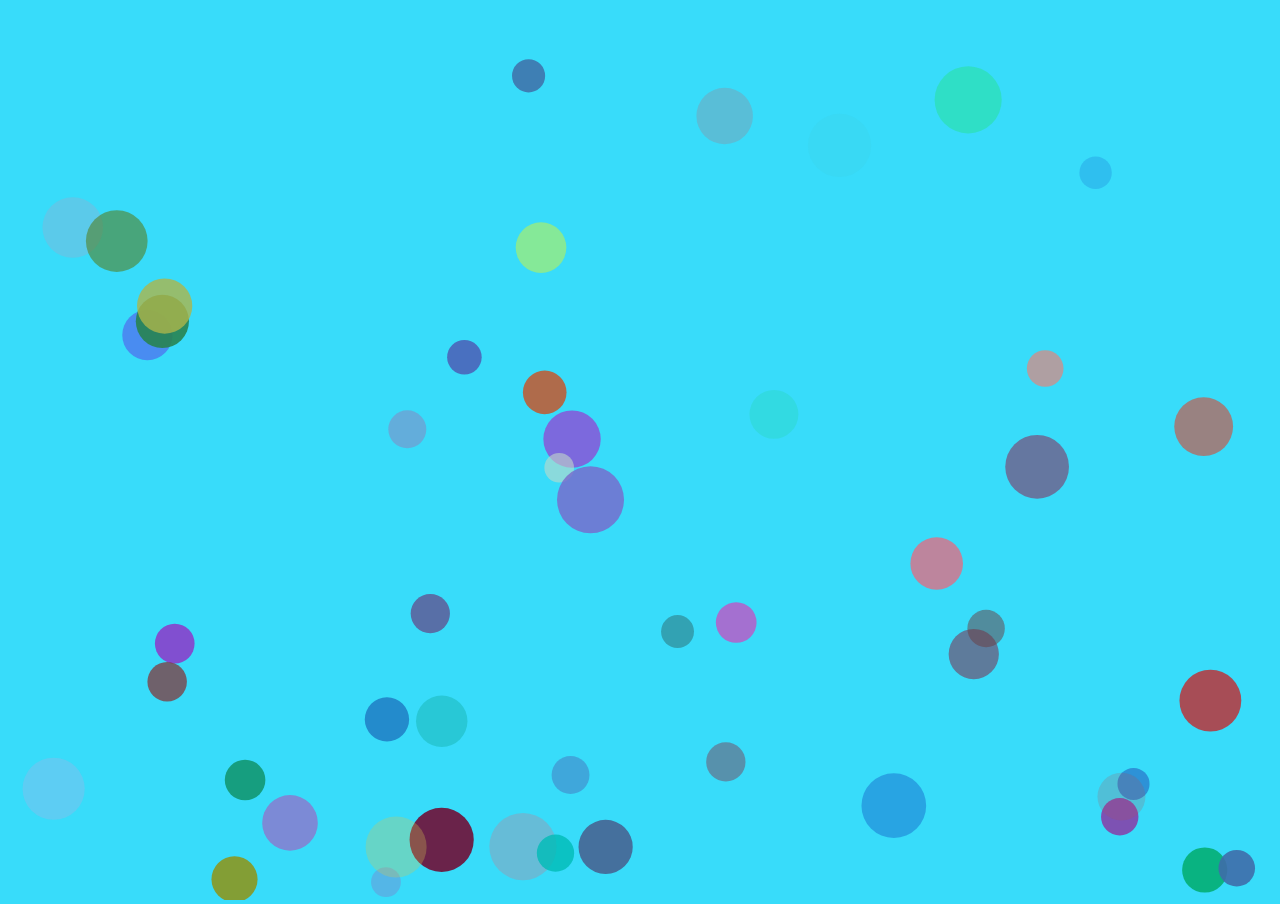
<file: Animation/index.html>
<!DOCTYPE html>
<html>
<head>
	<title>
		
	</title>
	<style type="text/css">
		body {
    margin: 0px;
    background-color: rgb(56,220, 250);
    overflow: hidden;
}
	</style>
</head>
<body>
<canvas id="canvas"></canvas>
</body>
<script type="text/javascript">
	console.log("Hello World");

var canvas = document.getElementById("canvas");
var c = canvas.getContext("2d");
var tx = window.innerWidth;
var ty = window.innerHeight;
canvas.width = tx;
canvas.height = ty;
//c.lineWidth= 5;
//c.globalAlpha = 0.5;

var mousex = 0;
var mousey = 0;

addEventListener("mousemove", function() {
  mousex = event.clientX;
  mousey = event.clientY;
});


var grav = 0.99;
c.strokeWidth=5;
function randomColor() {
  return (
    "rgba(" +
    Math.round(Math.random() * 250) +
    "," +
    Math.round(Math.random() * 250) +
    "," +
    Math.round(Math.random() * 250) +
    "," +
    Math.ceil(Math.random() * 10) / 10 +
    ")"
  );
}

function Ball() {
  this.color = randomColor();
  this.radius = Math.random() * 20 + 14;
  this.startradius = this.radius;
  this.x = Math.random() * (tx - this.radius * 2) + this.radius;
  this.y = Math.random() * (ty - this.radius);
  this.dy = Math.random() * 2;
  this.dx = Math.round((Math.random() - 0.5) * 10);
  this.vel = Math.random() /5;
  this.update = function() {
    c.beginPath();
    c.arc(this.x, this.y, this.radius, 0, 2 * Math.PI);
    c.fillStyle = this.color;
    c.fill();
    //c.stroke();
  };
}

var bal = [];
for (var i=0; i<50; i++){
    bal.push(new Ball());
}

function animate() {    
  if (tx != window.innerWidth || ty != window.innerHeight) {
    tx = window.innerWidth;
    ty = window.innerHeight;
    canvas.width = tx;
    canvas.height = ty;
  }
  requestAnimationFrame(animate);
  c.clearRect(0, 0, tx, ty);
  for (var i = 0; i < bal.length; i++) {
    bal[i].update();
    bal[i].y += bal[i].dy;
    bal[i].x += bal[i].dx;
    if (bal[i].y + bal[i].radius >= ty) {
      bal[i].dy = -bal[i].dy * grav;
    } else {
      bal[i].dy += bal[i].vel;
    }    
    if(bal[i].x + bal[i].radius > tx || bal[i].x - bal[i].radius < 0){
        bal[i].dx = -bal[i].dx;
    }
    if(mousex > bal[i].x - 20 && 
      mousex < bal[i].x + 20 &&
      mousey > bal[i].y -50 &&
      mousey < bal[i].y +50 &&
      bal[i].radius < 70){
        //bal[i].x += +1;
        bal[i].radius +=5; 
      } else {
        if(bal[i].radius > bal[i].startradius){
          bal[i].radius += -5;
        }
      }
      
    //forloop end
    }
//animation end
}

animate();

setInterval(function() {
  bal.push(new Ball());
  bal.splice(0, 1);
}, 400);

</script>
</html>
</file>
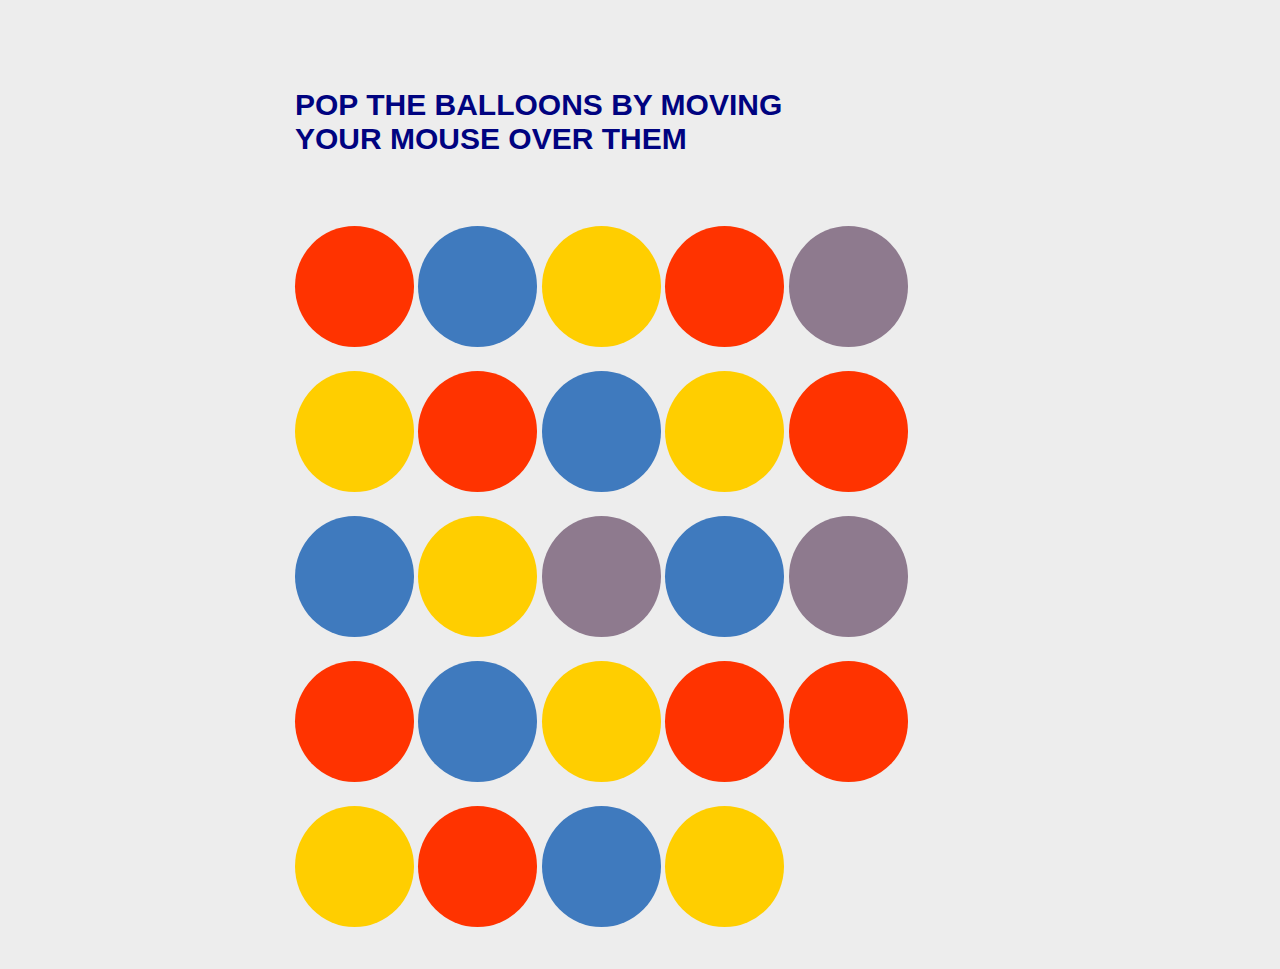
<file: Balloon-Game/index.html>
<!DOCTYPE html>
<html lang="en">
<head>
    <meta charset="UTF-8">
    <meta name="viewport" content="width=device-width, initial-scale=1.0">
    <meta http-equiv="X-UA-Compatible" content="ie=edge">
    <title>Pop the Ballons</title>
    <style>
        body{
    font-family:sans-serif;
    padding: 30px;
    background:#ededed;
}

.wrapper{
    max-width: 690px;
    margin: 0 auto;
}

.blue {
    color:#3f7abe;
}

h1{
    margin: auto;
    margin-top: 50px;
    margin-bottom: 50px;
    color: #08a3d9;
    text-transform: uppercase;
    font-size: 30px;
    color: #000380;
}

#balloon-gallery div{
    background: #ff3300;
    height: 121px;
    width: 119px;
    text-align: center;
    color: #ff3300;
    font-size: 40px;
    font-family: sans-serif, arial;
    border-radius: 100%;
    margin-top: 20px;
    display: inline-block;
    /* float: left; */
    margin: 2.5px 5 px 2.5px 0px;
}

#balloon-gallery div:nth-child(3n){
    background: #ffce00;
    color: #ffce00;
}

#balloon-gallery div:nth-child(3n-1){
    background:#3f7abe;
    color:#3f7abe;
}

#balloon-gallery div:nth-child(5n){
    background:#8e7a8e;
    color:#8e7a8e;
}

#balloon-gallery div:nth-child(13){
    background:#8e7a8e;
    color:#8e7a8e;
}

#balloon-gallery div:nth-child(10n){
    background:#ff3300;
    color: #ff3300;
}

#balloon-gallery div:nth-child(4n){
    clear:right;
}

#yay-no-balloons {
    display:none;
    color:#ff3300;
    font-size:100px;
}
    </style>
</head>
<body>
    <div class="wrapper">
        <h1>Pop the balloons by moving</br>your mouse over them</h1>
        <div id="yay-no-balloons"><span class="blue">Wow!</span> All balloons popped!</div>
        <div id="balloon-gallery">
            <div class="balloon"></div>
            <div class="balloon"></div>
            <div class="balloon"></div>
            <div class="balloon"></div>
            <div class="balloon"></div>
            <div class="balloon"></div>
            <div class="balloon"></div>
            <div class="balloon"></div>
            <div class="balloon"></div>
            <div class="balloon"></div>
            <div class="balloon"></div>
            <div class="balloon"></div>
            <div class="balloon"></div>
            <div class="balloon"></div>
            <div class="balloon"></div>
            <div class="balloon"></div>
            <div class="balloon"></div>
            <div class="balloon"></div>
            <div class="balloon"></div>
            <div class="balloon"></div>
            <div class="balloon"></div>
            <div class="balloon"></div>
            <div class="balloon"></div>
            <div class="balloon"></div>
        </div>

    </div>
    
</body>
<script>
    let popped = 0;

document.addEventListener('mouseover', function(e){
    
    if (e.target.className === "balloon"){
        
                e.target.style.backgroundColor = "#ededed";
                e.target.textContent = "POP!";
                popped++;
                removeEvent(e);
                checkAllPopped();
    }   
});

function removeEvent(e){
    e.target.removeEventListener('mouseover', function(){
        
    })
};

function checkAllPopped(){
    if (popped === 24){
        console.log('all popped!');
        let gallery = document.querySelector('#balloon-gallery');
        let message = document.querySelector('#yay-no-balloons');
        gallery.innerHTML = '';
        message.style.display = 'block';
    }
};
</script>
</html>
</file>
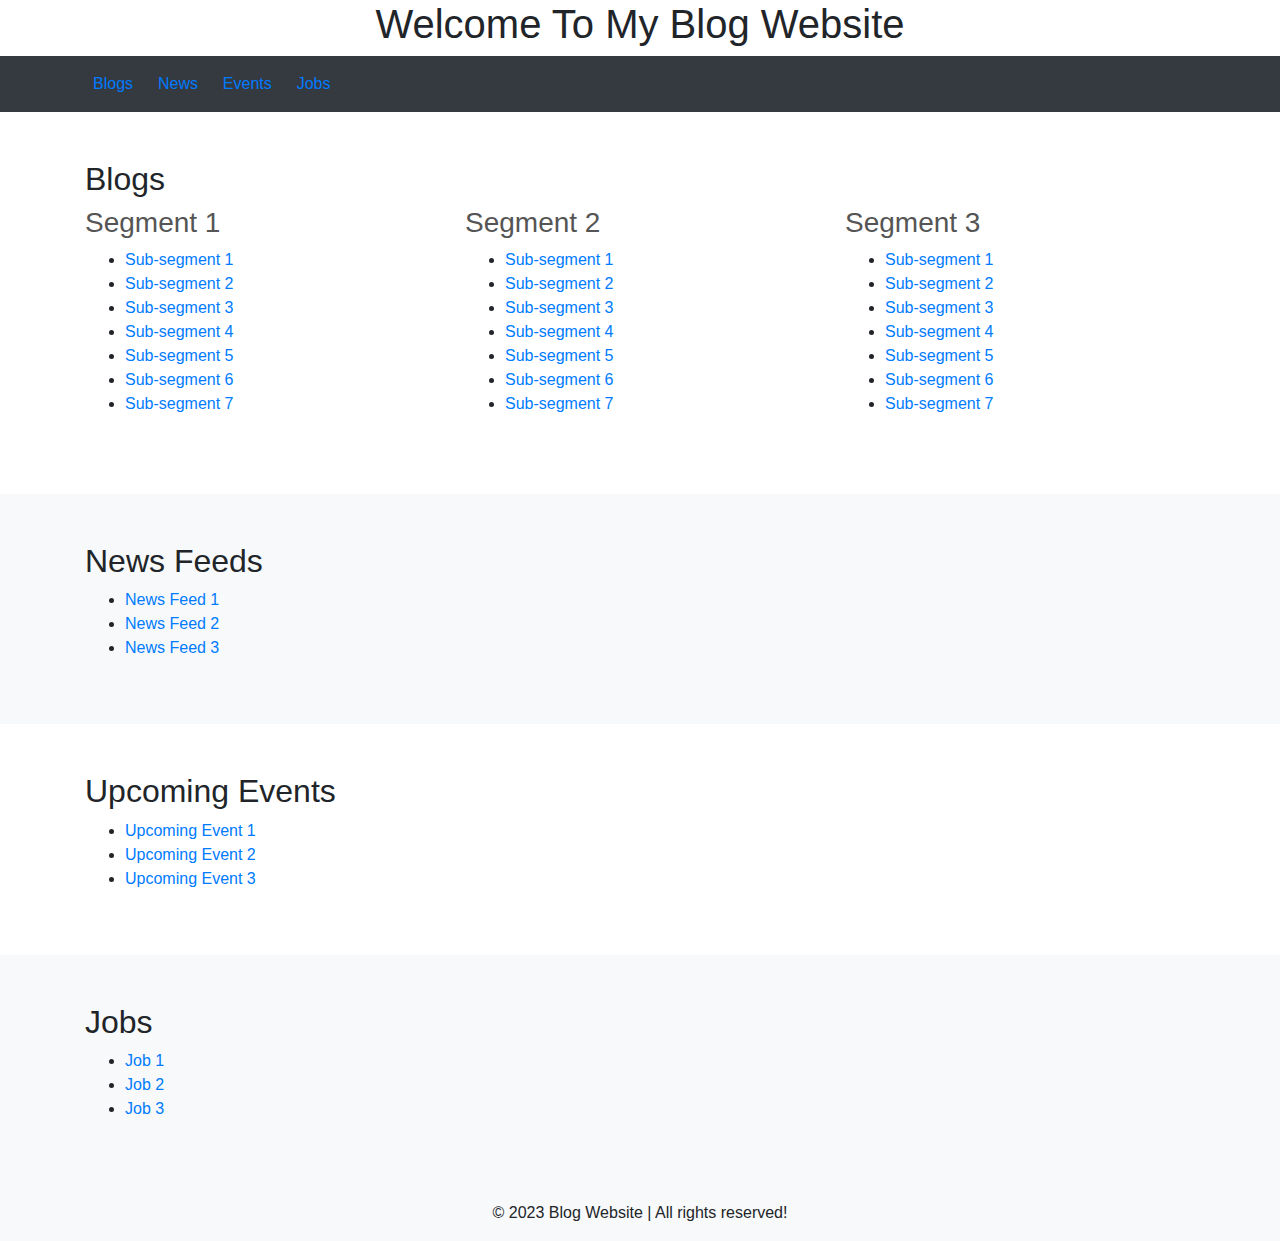
<file: Blog-Landing-Page-Template/index.html>
<!DOCTYPE html>
    <html>
     <head>

       <meta name="viewport" content="width=device-width, initial-scale=1.0">
       <title>My Blog Website</title>
      <link rel="stylesheet" href="https://maxcdn.bootstrapcdn.com/bootstrap/4.5.2/css/bootstrap.min.css">
      <style>
        /* Add custom CSS styles here */

        .segment {
          margin-bottom: 30px;
        }

        .segment h3 {
          color: #555;
        }
      </style>
    </head>
    <body>

      <header>
      <div class="container">
      <center><h1>Welcome To My Blog Website</h1></center>
      </div>
    </header>

    <nav class="navbar navbar-expand-lg bg-dark text-white py-2">
      <div class="container">
        <ul class="navbar-nav">
          <li class="nav-item"><a class="nav-link" href="#blogs">Blogs</a></li>&nbsp;&nbsp;
          <li class="nav-item"><a class="nav-link" href="#news">News</a></li>&nbsp;&nbsp;
          <li class="nav-item"><a class="nav-link" href="#events">Events</a></li>&nbsp;&nbsp;
          <li class="nav-item"><a class="nav-link" href="#jobs">Jobs</a></li>&nbsp;&nbsp;
        </ul>
      </div>
    </nav>
      <section id="blogs" class="py-5">
        <div class="container">
          <h2>Blogs</h2>
          <div class="row">
            <div class="col-md-4">
              <div class="segment">
                <h3>Segment 1</h3>
                <ul>
                  <li><a href="#">Sub-segment 1</a></li>
                  <li><a href="#">Sub-segment 2</a></li>
                  <li><a href="#">Sub-segment 3</a></li>
                  <li><a href="#">Sub-segment 4</a></li>
                  <li><a href="#">Sub-segment 5</a></li>
                  <li><a href="#">Sub-segment 6</a></li>
                  <li><a href="#">Sub-segment 7</a></li>
                  <!-- Add more sub-segments here -->
                </ul>
              </div>
            </div>
            <div class="col-md-4">
              <div class="segment">
                <h3>Segment 2</h3>
                <ul>
                  <li><a href="#">Sub-segment 1</a></li>
                  <li><a href="#">Sub-segment 2</a></li>
                  <li><a href="#">Sub-segment 3</a></li>
                  <li><a href="#">Sub-segment 4</a></li>
                  <li><a href="#">Sub-segment 5</a></li>
                  <li><a href="#">Sub-segment 6</a></li>
                  <li><a href="#">Sub-segment 7</a></li>
                  <!-- Add more sub-segments here -->
                </ul>
              </div>
            </div>
            <div class="col-md-4">
              <div class="segment">
                <h3>Segment 3</h3>
                <ul>
                  <li><a href="#">Sub-segment 1</a></li>
                  <li><a href="#">Sub-segment 2</a></li>
                  <li><a href="#">Sub-segment 3</a></li>
                  <li><a href="#">Sub-segment 4</a></li>
                  <li><a href="#">Sub-segment 5</a></li>
                  <li><a href="#">Sub-segment 6</a></li>
                  <li><a href="#">Sub-segment 7</a></li>
                  <!-- Add more sub-segments here -->
                </ul>
              </div>
            </div>
          </div>
        </div>
      </section>

      <section id="news" class="bg-light py-5">
        <div class="container">
          <h2>News Feeds</h2>
          <ul>
              <li><a href="#">News Feed 1</a></li>
              <li><a href="#">News Feed 2</a></li>
              <li><a href="#">News Feed 3</a></li>
            </ul>
          <!-- Add your news feed content here -->
        </div>
      </section>

      <section id="events" class="py-5">
        <div class="container">
          <h2>Upcoming Events</h2>
          <ul>
              <li><a href="#">Upcoming Event 1</a></li>
              <li><a href="#">Upcoming Event 2</a></li>
              <li><a href="#">Upcoming Event 3</a></li>
            </ul>
          <!-- Add your events content here -->
        </div>
      </section>

      <section id="jobs" class="bg-light py-5">
        <div class="container">
          <h2>Jobs</h2>
          <ul>
              <li><a href="#">Job 1</a></li>
              <li><a href="#">Job 2</a></li>
              <li><a href="#">Job 3</a></li>
            </ul>
          <!-- Add your events content here -->
        </div>
      </section>
      <footer class="bg-light text-center p-3">
      <div class="container">
        &copy; 2023 Blog Website | All rights reserved!
      </div>
    </footer>

    <script src="https://stackpath.bootstrapcdn.com/bootstrap/5.0.0-alpha1/js/bootstrap.min.js"></script>
     </body>
    </html>
</file>
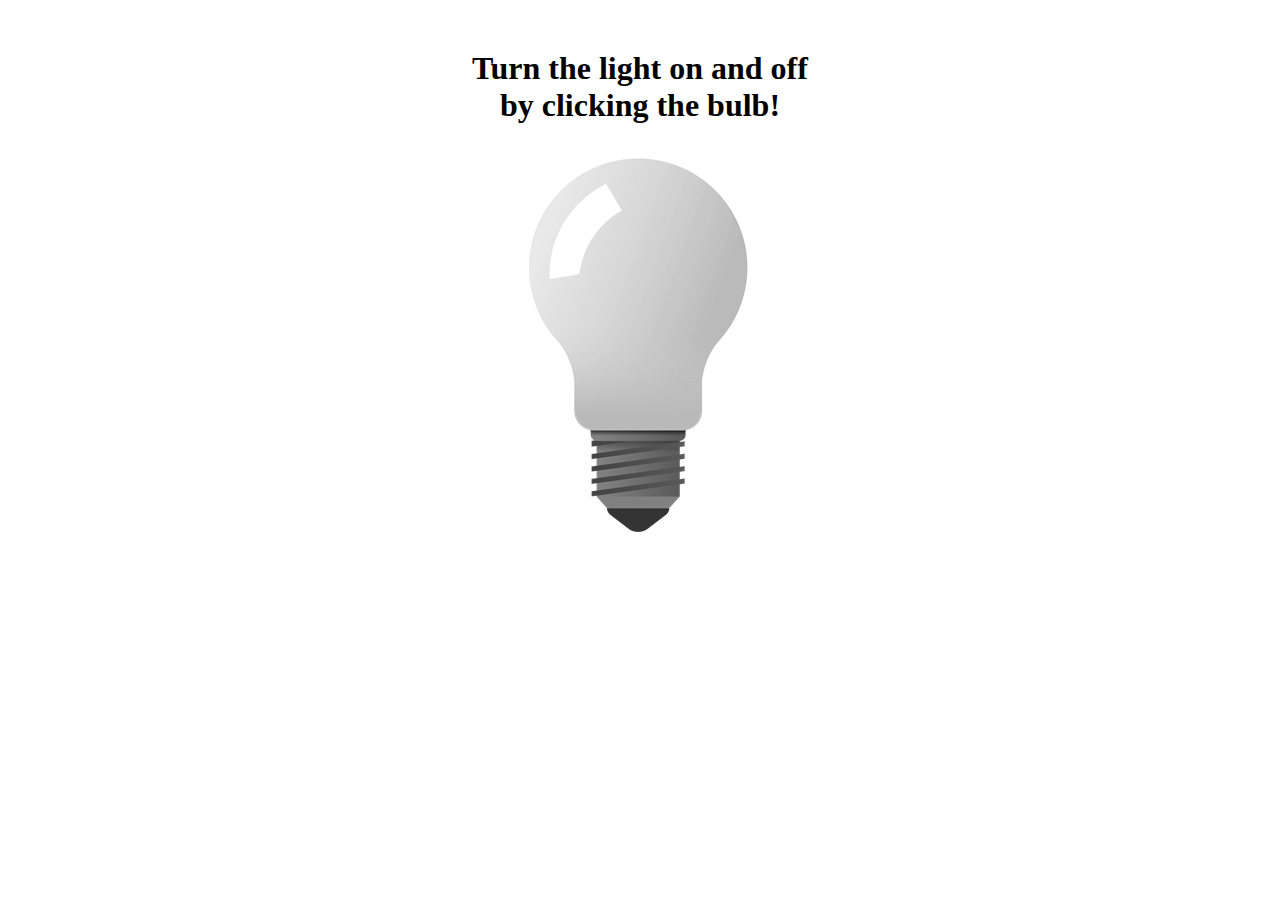
<file: Bulb-On_Off/index.html>
<!DOCTYPE html>
<html lang="en">
<head>
    <meta charset="UTF-8">
    <meta name="viewport" content="width=device-width, initial-scale=1.0">
    <meta http-equiv="X-UA-Compatible" content="ie=edge">
    <link rel="stylesheet" href="style.css">
    <title>Light Switching</title>
</head>
<body>
    <div class="canvas">
        <h1>Turn the light on and off </br>by clicking the bulb!</h1>
        <div id="bulb" class="bulb-off"></div>
    </div>
    <script src="script.js"></script>
</body>
</html>
</file>
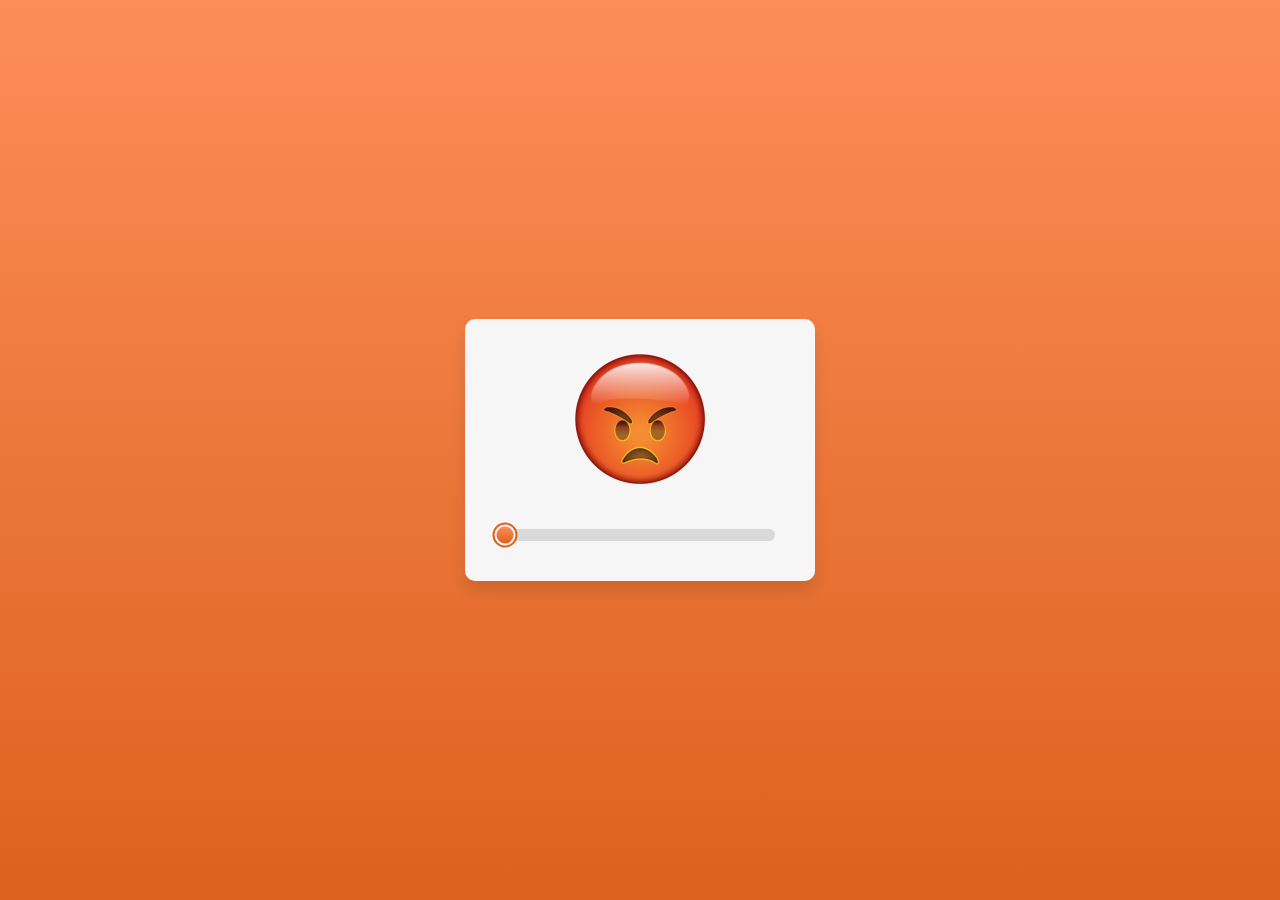
<file: Emoji Range slider in JavaScript/index.html>
<!DOCTYPE html>
<!-- Coding By Sakshi Vaidya -->
<html lang="en">
<head>
    <meta charset="UTF-8">
    <meta name="viewport" content="width=device-width, initial-scale=1.0">
    <title>Emoji Range Slider | Sakshi Vaidya</title>
    <link rel="stylesheet" href="style.css">
</head>
<body>
  <div class="wrapper">
    <div class="section">
      <ul class="emojis">
        <li class="slide-emoji"><img src="emojis/emoji-1.png" alt=""></li>
        <li><img src="emojis/emoji-2.png" alt=""></li>
        <li><img src="emojis/emoji-3.png" alt=""></li>
        <li><img src="emojis/emoji-4.png" alt=""></li>
        <li><img src="emojis/emoji-5.png" alt=""></li> 
      </ul>
    </div>
    <div class="slider">
      <div class="thumb"><span></span></div>
      <div class="progress-bar"></div>
      <input type="range" min="0" value="0" max="100">
    </div>
  </div>

  <script>
    const body = document.querySelector("body");
    const emoji = document.querySelector(".slide-emoji");
    const input = document.querySelector("input");
    const bar = document.querySelector(".progress-bar");
    const thumb = document.querySelector(".thumb");
    input.oninput = ()=>{
      let sliderValue = input.value;
      thumb.style.left = sliderValue + '%';
      bar.style.width = sliderValue + '%';
      if(sliderValue < 20){
        emoji.style.marginTop = "0px";
        body.classList.add("angry");
        body.classList.remove("confuse");
        body.classList.remove("like");
      }
      if(sliderValue >= 20){
        emoji.style.marginTop = "-140px";
        body.classList.add("confuse");
        body.classList.remove("angry");
        body.classList.remove("like");
      }
      if(sliderValue >= 40){
        emoji.style.marginTop = "-280px";
      }
      if(sliderValue >= 60){
        emoji.style.marginTop = "-420px";
        body.classList.add("like");
        body.classList.remove("confuse");
        body.classList.remove("angry");
      }
      if(sliderValue >= 80){
        emoji.style.marginTop = "-560px";         
      }
    }
  </script>

</body>
</html>
</file>
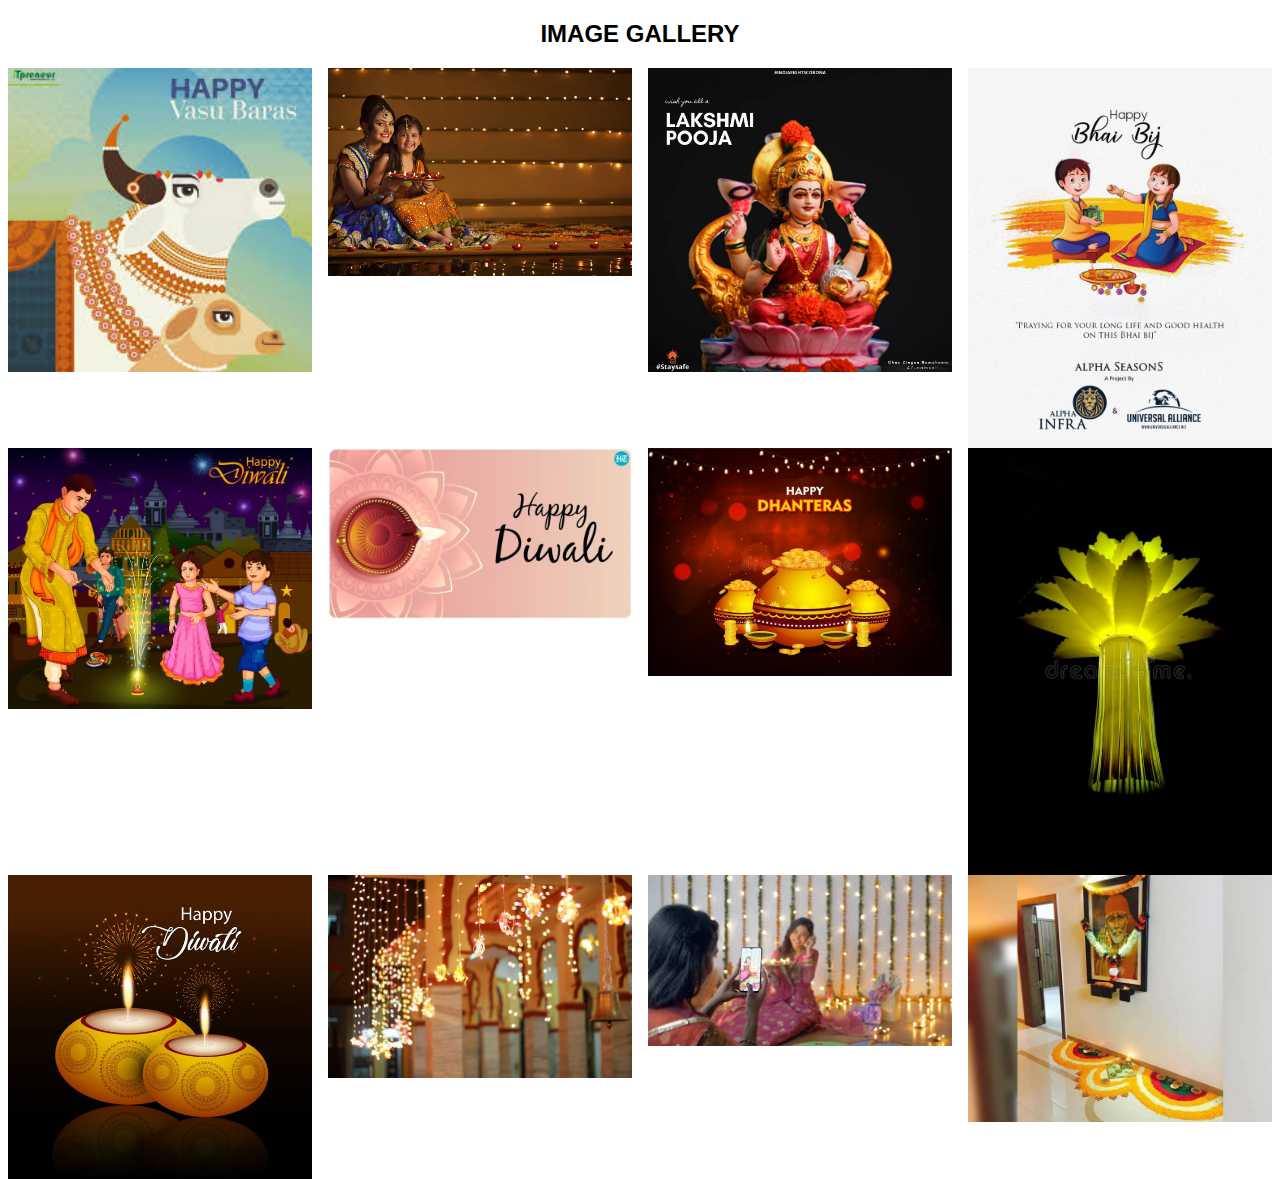
<file: Image-Gallery/index.html>
<!DOCTYPE html>
<html>
<meta name="viewport" content="width=device-width, initial-scale=1">
<style>
body {
  font-family: Verdana, sans-serif;
  margin: 0;
}

* {
  box-sizing: border-box;
}

.row > .column {
  padding: 0 8px;
}

.row:after {
  content: "";
  display: table;
  clear: both;
}

.column {
  float: left;
  width: 25%;
}

/* The Modal (background) */
.modal {
  display: none;
  position: fixed;
  z-index: 1;
  padding-top: 100px;
  left: 0;
  top: 0;
  width: 100%;
  height: 100%;
  overflow: auto;
  background-color: black;
}

/* Modal Content */
.modal-content {
  position: relative;
  background-color: #fefefe;
  margin: auto;
  padding: 0;
  width: 90%;
  max-width: 1200px;
}

/* The Close Button */
.close {
  color: white;
  position: absolute;
  top: 10px;
  right: 25px;
  font-size: 35px;
  font-weight: bold;
}

.close:hover,
.close:focus {
  color: #999;
  text-decoration: none;
  cursor: pointer;
}

.mySlides {
  display: none;
}

.cursor {
  cursor: pointer;
}

/* Next & previous buttons */
.prev,
.next {
  cursor: pointer;
  position: absolute;
  top: 50%;
  width: auto;
  padding: 16px;
  margin-top: -50px;
  color: white;
  font-weight: bold;
  font-size: 20px;
  transition: 0.6s ease;
  border-radius: 0 3px 3px 0;
  user-select: none;
  -webkit-user-select: none;
}

/* Position the "next button" to the right */
.next {
  right: 0;
  border-radius: 3px 0 0 3px;
}

/* On hover, add a black background color with a little bit see-through */
.prev:hover,
.next:hover {
  background-color: rgba(0, 0, 0, 0.8);
}

/* Number text (1/3 etc) */
.numbertext {
  color: #f2f2f2;
  font-size: 12px;
  padding: 8px 12px;
  position: absolute;
  top: 0;
}

img {
  margin-bottom: -4px;
}

.caption-container {
  text-align: center;
  background-color: black;
  padding: 2px 16px;
  color: white;
}

.demo {
  opacity: 0.6;
}

.active,
.demo:hover {
  opacity: 1;
}

img.hover-shadow {
  transition: 0.3s;
}

.hover-shadow:hover {
  box-shadow: 0 4px 8px 0 rgba(0, 0, 0, 0.2), 0 6px 20px 0 rgba(0, 0, 0, 0.19);
}
</style>
<body>

<h2 style="text-align:center">IMAGE GALLERY</h2>

<div class="row">
  <div class="column">
    <img src="PIC1.jpg" style="width:100%" onclick="openModal();currentSlide(1)" class="hover-shadow cursor">
  </div>
  <div class="column">
    <img src="PIC2.jpg" style="width:100%" onclick="openModal();currentSlide(2)" class="hover-shadow cursor">
  </div>
  <div class="column">
    <img src="PIC3.jpg" style="width:100%" onclick="openModal();currentSlide(3)" class="hover-shadow cursor">
  </div>
  <div class="column">
    <img src="PIC4.jpg" style="width:100%" onclick="openModal();currentSlide(4)" class="hover-shadow cursor">
  </div>
  <div class="column">
    <img src="PIC5.jpg" style="width:100%" onclick="openModal();currentSlide(5)" class="hover-shadow cursor">
  </div>
  <div class="column">
    <img src="PIC6.jpg" style="width:100%" onclick="openModal();currentSlide(6)" class="hover-shadow cursor">
  </div>
  <div class="column">
    <img src="PIC7.jpg" style="width:100%" onclick="openModal();currentSlide(7)" class="hover-shadow cursor">
  </div>
  <div class="column">
    <img src="PIC8.jpg" style="width:100%" onclick="openModal();currentSlide(8)" class="hover-shadow cursor">
  </div>
  <div class="column">
    <img src="PIC9.jpg" style="width:100%" onclick="openModal();currentSlide(9)" class="hover-shadow cursor">
  </div>
  <div class="column">
    <img src="PIC10.jpg" style="width:100%" onclick="openModal();currentSlide(10)" class="hover-shadow cursor">
  </div>
  <div class="column">
    <img src="PIC11.jpg" style="width:100%" onclick="openModal();currentSlide(11)" class="hover-shadow cursor">
  </div>
  <div class="column">
    <img src="PIC12.jpg" style="width:100%" onclick="openModal();currentSlide(12)" class="hover-shadow cursor">
  </div>
</div>

<div id="myModal" class="modal">
  <span class="close cursor" onclick="closeModal()">&times;</span>
  <div class="modal-content">

    <div class="mySlides">
      <div class="numbertext">1 / 12</div>
      <img src="PIC1.jpg" style="width:100%">
    </div>

    <div class="mySlides">
      <div class="numbertext">2 / 12</div>
      <img src="PIC2.jpg" style="width:100%">
    </div>

    <div class="mySlides">
      <div class="numbertext">3 / 12</div>
      <img src="PIC3.jpg" style="width:100%">
    </div>
    
    <div class="mySlides">
      <div class="numbertext">4 / 12</div>
      <img src="PIC4.jpg" style="width:100%">
    </div>

    <div class="mySlides">
      <div class="numbertext">5 / 12</div>
      <img src="PIC5.jpg" style="width:100%">
    </div>

    <div class="mySlides">
      <div class="numbertext">6 / 12</div>
      <img src="PIC6.jpg" style="width:100%">
    </div>

    <div class="mySlides">
      <div class="numbertext">7 / 12</div>
      <img src="PIC7.jpg" style="width:100%">
    </div>

    <div class="mySlides">
      <div class="numbertext">8 / 12</div>
      <img src="PIC8.jpg" style="width:100%">
    </div>

    <div class="mySlides">
      <div class="numbertext">9/ 12</div>
      <img src="PIC9.jpg" style="width:100%">
    </div>

    <div class="mySlides">
      <div class="numbertext">10 / 12</div>
      <img src="PIC10.jpg" style="width:100%">
    </div>

    <div class="mySlides">
      <div class="numbertext">11/ 12</div>
      <img src="PIC11.jpg" style="width:100%">
    </div>

    <div class="mySlides">
      <div class="numbertext">12/ 12</div>
      <img src="PIC12.jpg" style="width:100%">
    </div>

    
    <a class="prev" onclick="plusSlides(-1)">&#10094;</a>
    <a class="next" onclick="plusSlides(1)">&#10095;</a>

    <div class="caption-container">
      <p id="caption"></p>
    </div>


    <div class="column">
      <img class="demo cursor" src="PIC1.jpg" style="width:100%" onclick="currentSlide(1)"> 
         </div>
    <div class="column">
      <img class="demo cursor" src="PIC2.jpg" style="width:100%" onclick="currentSlide(2)">
    </div>
    <div class="column">
      <img class="demo cursor" src="PIC3.jpg" style="width:100%" onclick="currentSlide(3)"> 
    </div>
    <div class="column">
      <img class="demo cursor" src="PIC4.jpg" style="width:100%" onclick="currentSlide(4)"> 
    </div>
    <div class="column">
      <img class="demo cursor" src="PIC5.jpg" style="width:100%" onclick="currentSlide(5)"> 
    </div>
    <div class="column">
      <img class="demo cursor" src="PIC6.jpg" style="width:100%" onclick="currentSlide(6)"> 
    </div>
    <div class="column">
      <img class="demo cursor" src="PIC7.jpg" style="width:100%" onclick="currentSlide(7)"> 
    </div>
    <div class="column">
      <img class="demo cursor" src="PIC8.jpg" style="width:100%" onclick="currentSlide(8)">
    </div>
    <div class="column">
      <img class="demo cursor" src="PIC9.jpg" style="width:100%" onclick="currentSlide(9)">
    </div>
    <div class="column">
      <img class="demo cursor" src="PIC10.jpg" style="width:100%" onclick="currentSlide(10)">
    </div>
    <div class="column">
      <img class="demo cursor" src="PIC11.jpg" style="width:100%" onclick="currentSlide(11)"> 
    </div>
    <div class="column">
      <img class="demo cursor" src="PIC12.jpg" style="width:100%" onclick="currentSlide(12)"> 
    </div>
  </div>
</div>

<script>
function openModal() {
  document.getElementById("myModal").style.display = "block";
}

function closeModal() {
  document.getElementById("myModal").style.display = "none";
}

var slideIndex = 1;
showSlides(slideIndex);

function plusSlides(n) {
  showSlides(slideIndex += n);
}

function currentSlide(n) {
  showSlides(slideIndex = n);
}

function showSlides(n) {
  var i;
  var slides = document.getElementsByClassName("mySlides");
  var dots = document.getElementsByClassName("demo");
  var captionText = document.getElementById("caption");
  if (n > slides.length) {slideIndex = 1}
  if (n < 1) {slideIndex = slides.length}
  for (i = 0; i < slides.length; i++) {
      slides[i].style.display = "none";
  }
  for (i = 0; i < dots.length; i++) {
      dots[i].className = dots[i].className.replace(" active", "");
  }
  slides[slideIndex-1].style.display = "block";
  dots[slideIndex-1].className += " active";
  captionText.innerHTML = dots[slideIndex-1].alt;
}
</script>
    
</body>
</html>
</file>
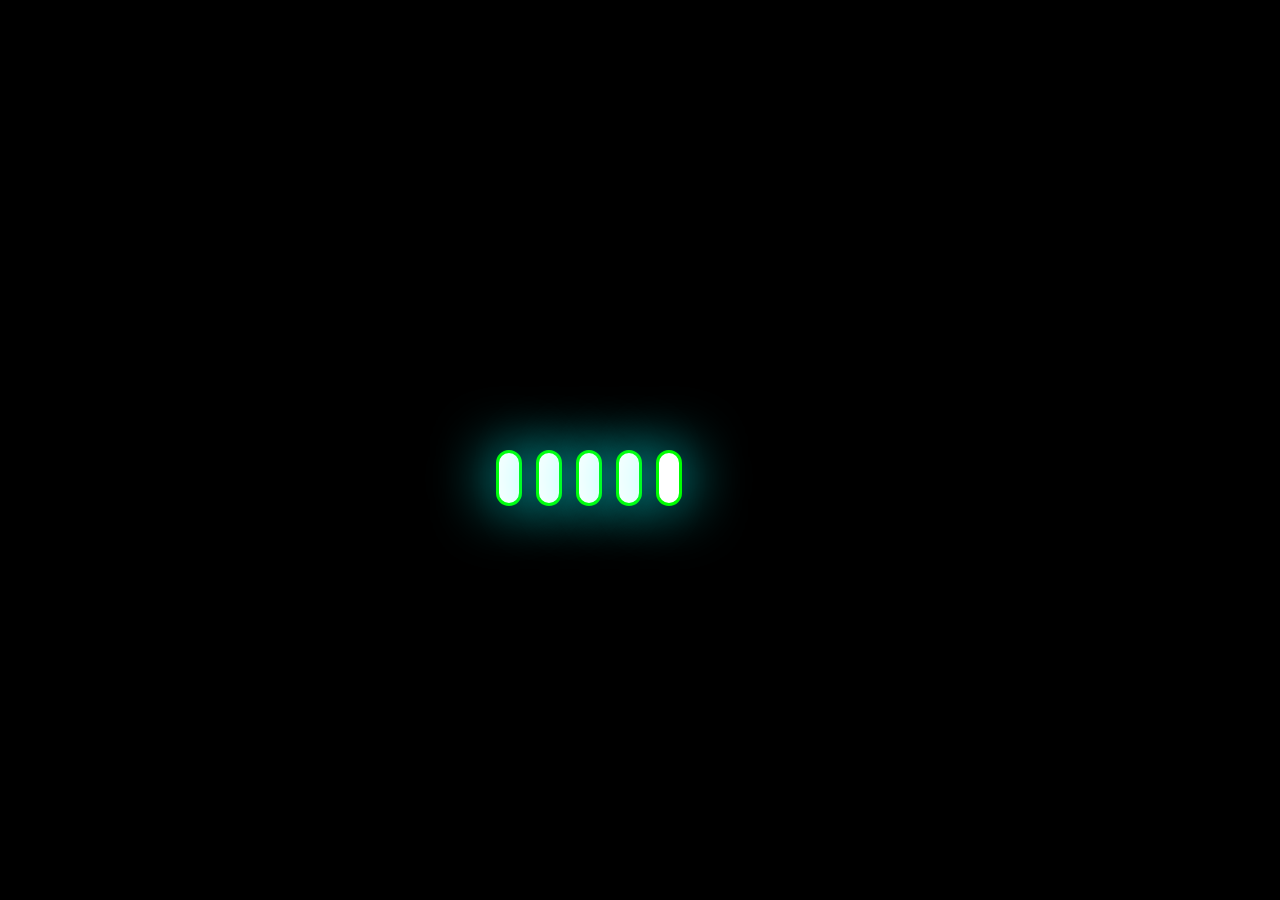
<file: Loading-Animation/index.html>
<!DOCTYPE html>
<html>
<head>
	<meta charset="utf-8">
	<title>Loading Animation</title>
	<link rel="stylesheet" type="text/css" href="Loading Animation.css">
</head>
<body>
<div class="center">
	<div class="rect rect-1"></div>
	<div class="rect rect-2"></div>
	<div class="rect rect-3"></div>
	<div class="rect rect-4"></div>
	<div class="rect rect-5"></div>
</div>
</body>
</html>
</file>
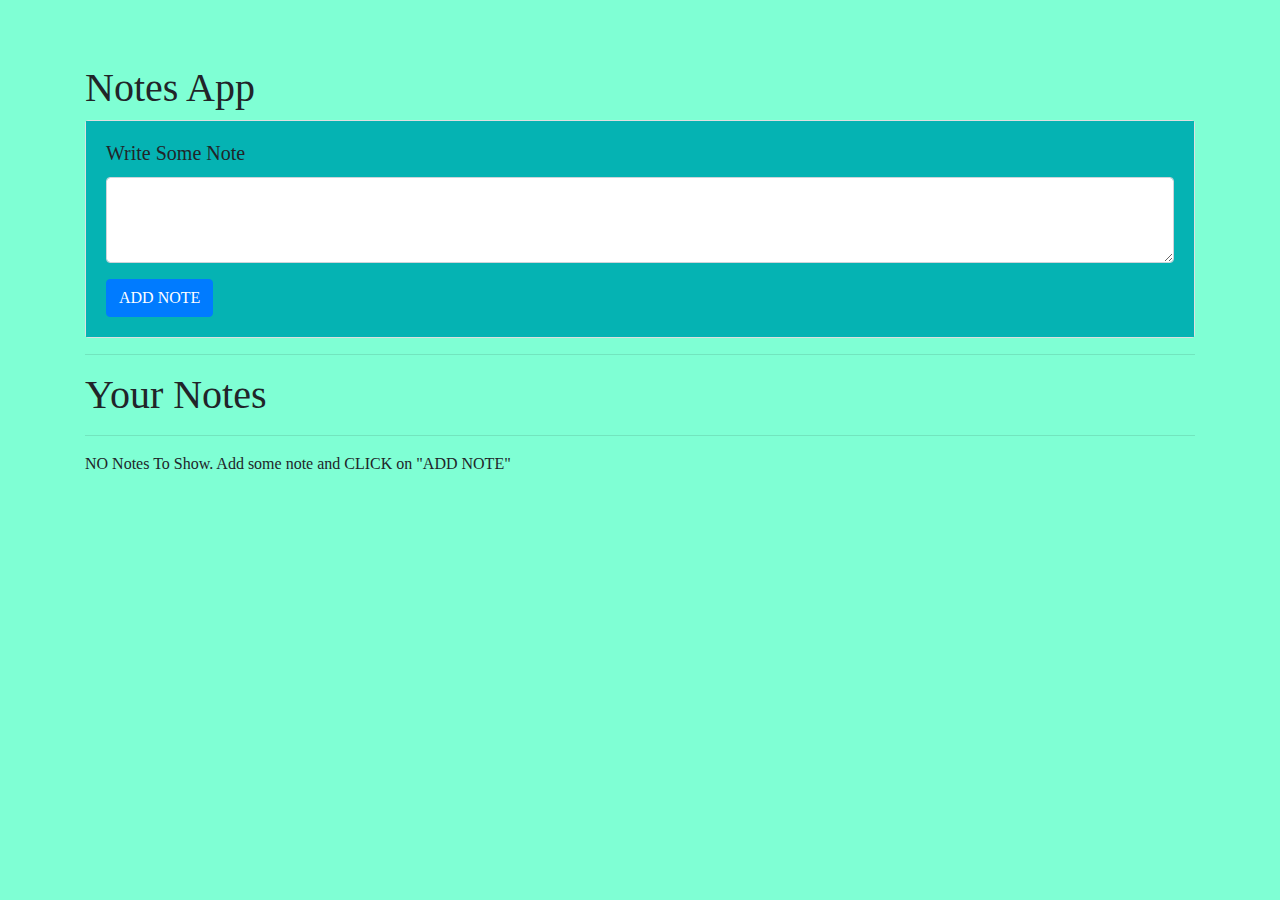
<file: Notes-App/index.html>
<!DOCTYPE html>
<html lang="en">

<head>
    <meta charset="UTF-8">
    <meta name="viewport" content="width=device-width, initial-scale=1.0">
    <meta http-equiv="X-UA-Compatible" content="ie=edge">
    <title>Notes App</title>

    <link rel="stylesheet" href="https://stackpath.bootstrapcdn.com/bootstrap/4.3.1/css/bootstrap.min.css"
        integrity="sha384-ggOyR0iXCbMQv3Xipma34MD+dH/1fQ784/j6cY/iJTQUOhcWr7x9JvoRxT2MZw1T" crossorigin="anonymous">
        <style>
            body {
 background-color: aquamarine;
 font-family: Serif;
 display: flex;
 flex-wrap: wrap;
 margin: 0;
 padding-top: 3rem;
 }
 .card-body
 {
 background-color: rgb(5, 179, 179);
 }
        </style>

</head>

<body>

    <div class="container my-3">
        <h1>Notes App</h1>
        <div class="card">
            <div class="card-body">
                <h5 class="card-title">Write Some Note</h5>
                <div class="form-group">
                    <textarea class="form-control" id="addTxt" rows="3"></textarea>
                </div>
                <button class="btn btn-primary" id="addBtn">ADD NOTE</button>
            </div>
        </div>
        <hr>
        <h1>Your Notes</h1>
        <hr>
        <div id="notes" class="row container-fluid"> </div>
    </div>
<script>
    showNotes();

// If user adds a note, add it to the localStorage
let addBtn = document.getElementById("addBtn");
addBtn.addEventListener("click", function(e) {
  let addTxt = document.getElementById("addTxt");
  let notes = localStorage.getItem("notes");
  if (notes == null) {
    notesObj = [];
  } else {
    notesObj = JSON.parse(notes);
  }
  notesObj.push(addTxt.value);
  localStorage.setItem("notes", JSON.stringify(notesObj));
  addTxt.value = "";
  showNotes();
});

// Function to show elements from localStorage
function showNotes() {
  let notes = localStorage.getItem("notes");
  if (notes == null) {
    notesObj = [];
  } else {
    notesObj = JSON.parse(notes);
  }
  let html = "";
  notesObj.forEach(function(element, index) {
    html += `
            <div class="noteCard my-2 mx-2 card" style="width: 18rem;">
                    <div class="card-body">
                        <h5 class="card-title">Note ${index + 1}</h5>
                        <p class="card-text"> ${element}</p>
                        <button id="${index}"onclick="deleteNote(this.id)" class="btn btn-primary">Delete Note</button>
                    </div>
                </div>`;
  });
  let notesElm = document.getElementById("notes");
  if (notesObj.length != 0) {
    notesElm.innerHTML = html;
  } else {
    notesElm.innerHTML = `NO Notes To Show. Add some note and CLICK on "ADD NOTE" `;
  }
}

// Function to delete a note
function deleteNote(index) {

  let notes = localStorage.getItem("notes");
  if (notes == null) {
    notesObj = [];
  } else {
    notesObj = JSON.parse(notes);
  }

  notesObj.splice(index, 1);
  localStorage.setItem("notes", JSON.stringify(notesObj));
  showNotes();
 }
</script>

</body>
</html>
</file>
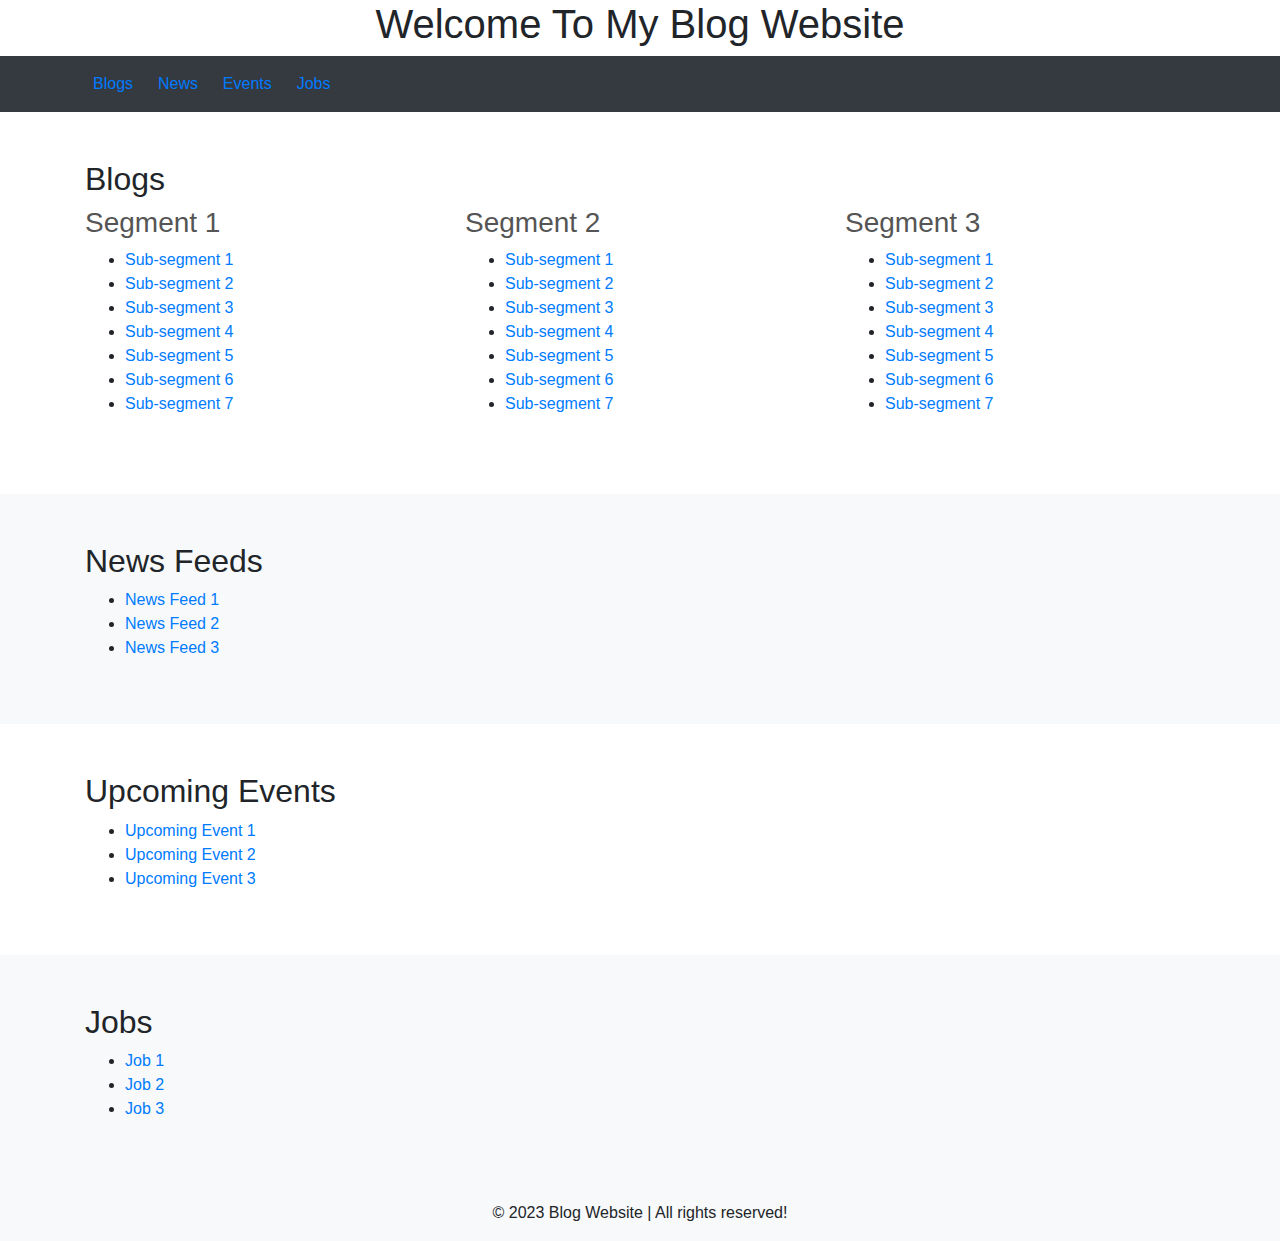
<file: HTML-CSS/Blog_Landing_Page/index.html>
<!DOCTYPE html>
    <html>
     <head>

       <meta name="viewport" content="width=device-width, initial-scale=1.0">
       <title>My Blog Website</title>
      <link rel="stylesheet" href="https://maxcdn.bootstrapcdn.com/bootstrap/4.5.2/css/bootstrap.min.css">
      <style>
        /* Add custom CSS styles here */

        .segment {
          margin-bottom: 30px;
        }

        .segment h3 {
          color: #555;
        }
      </style>
    </head>
    <body>

      <header>
      <div class="container">
      <center><h1>Welcome To My Blog Website</h1></center>
      </div>
    </header>

    <nav class="navbar navbar-expand-lg bg-dark text-white py-2">
      <div class="container">
        <ul class="navbar-nav">
          <li class="nav-item"><a class="nav-link" href="#blogs">Blogs</a></li>&nbsp;&nbsp;
          <li class="nav-item"><a class="nav-link" href="#news">News</a></li>&nbsp;&nbsp;
          <li class="nav-item"><a class="nav-link" href="#events">Events</a></li>&nbsp;&nbsp;
          <li class="nav-item"><a class="nav-link" href="#jobs">Jobs</a></li>&nbsp;&nbsp;
        </ul>
      </div>
    </nav>
      <section id="blogs" class="py-5">
        <div class="container">
          <h2>Blogs</h2>
          <div class="row">
            <div class="col-md-4">
              <div class="segment">
                <h3>Segment 1</h3>
                <ul>
                  <li><a href="#">Sub-segment 1</a></li>
                  <li><a href="#">Sub-segment 2</a></li>
                  <li><a href="#">Sub-segment 3</a></li>
                  <li><a href="#">Sub-segment 4</a></li>
                  <li><a href="#">Sub-segment 5</a></li>
                  <li><a href="#">Sub-segment 6</a></li>
                  <li><a href="#">Sub-segment 7</a></li>
                  <!-- Add more sub-segments here -->
                </ul>
              </div>
            </div>
            <div class="col-md-4">
              <div class="segment">
                <h3>Segment 2</h3>
                <ul>
                  <li><a href="#">Sub-segment 1</a></li>
                  <li><a href="#">Sub-segment 2</a></li>
                  <li><a href="#">Sub-segment 3</a></li>
                  <li><a href="#">Sub-segment 4</a></li>
                  <li><a href="#">Sub-segment 5</a></li>
                  <li><a href="#">Sub-segment 6</a></li>
                  <li><a href="#">Sub-segment 7</a></li>
                  <!-- Add more sub-segments here -->
                </ul>
              </div>
            </div>
            <div class="col-md-4">
              <div class="segment">
                <h3>Segment 3</h3>
                <ul>
                  <li><a href="#">Sub-segment 1</a></li>
                  <li><a href="#">Sub-segment 2</a></li>
                  <li><a href="#">Sub-segment 3</a></li>
                  <li><a href="#">Sub-segment 4</a></li>
                  <li><a href="#">Sub-segment 5</a></li>
                  <li><a href="#">Sub-segment 6</a></li>
                  <li><a href="#">Sub-segment 7</a></li>
                  <!-- Add more sub-segments here -->
                </ul>
              </div>
            </div>
          </div>
        </div>
      </section>

      <section id="news" class="bg-light py-5">
        <div class="container">
          <h2>News Feeds</h2>
          <ul>
              <li><a href="#">News Feed 1</a></li>
              <li><a href="#">News Feed 2</a></li>
              <li><a href="#">News Feed 3</a></li>
            </ul>
          <!-- Add your news feed content here -->
        </div>
      </section>

      <section id="events" class="py-5">
        <div class="container">
          <h2>Upcoming Events</h2>
          <ul>
              <li><a href="#">Upcoming Event 1</a></li>
              <li><a href="#">Upcoming Event 2</a></li>
              <li><a href="#">Upcoming Event 3</a></li>
            </ul>
          <!-- Add your events content here -->
        </div>
      </section>

      <section id="jobs" class="bg-light py-5">
        <div class="container">
          <h2>Jobs</h2>
          <ul>
              <li><a href="#">Job 1</a></li>
              <li><a href="#">Job 2</a></li>
              <li><a href="#">Job 3</a></li>
            </ul>
          <!-- Add your events content here -->
        </div>
      </section>
      <footer class="bg-light text-center p-3">
      <div class="container">
        &copy; 2023 Blog Website | All rights reserved!
      </div>
    </footer>

    <script src="https://stackpath.bootstrapcdn.com/bootstrap/5.0.0-alpha1/js/bootstrap.min.js"></script>
     </body>
    </html>
</file>
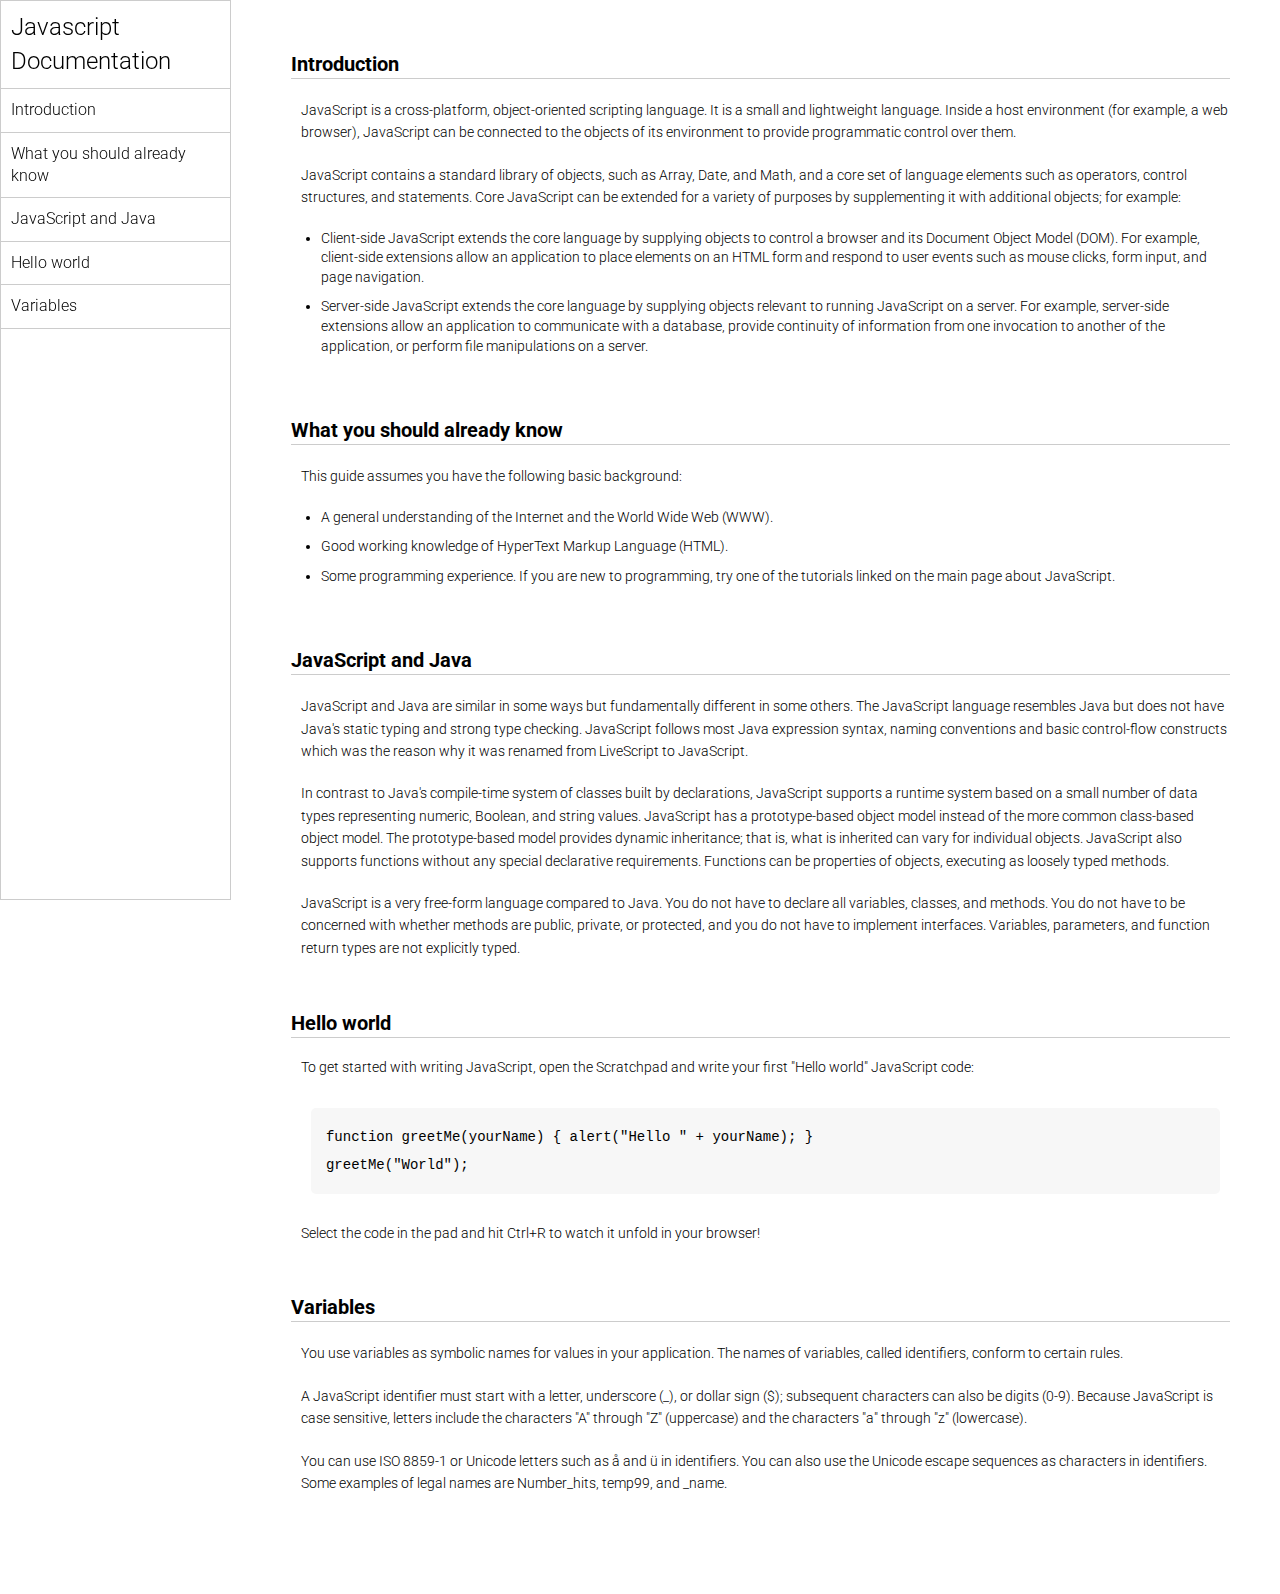
<file: HTML-CSS/Javascript Documentation/index.html>
<!DOCTYPE html>
<html lang="en">
  <head>
    <meta charset="UTF-8" />
    <meta http-equiv="X-UA-Compatible" content="IE=edge" />
    <meta name="viewport" content="width=device-width, initial-scale=1.0" />
    <title>Javascript Documentation</title>
    <link rel="stylesheet" href="style.css" />
    <link rel="stylesheet" href="style.css" />
  </head>
  <body>
    <header>
      <nav>
        <h1>Javascript Documentation</h1>
        <ul>
          <a href="#Introduction"><li>Introduction</li></a>
          <a href="#What_you_should_already_know"
            ><li>What you should already know</li></a
          >
          <a href="#JavaScript_and_Java"><li>JavaScript and Java</li></a>
          <a href="#Hello_world"><li>Hello world</li></a>
          <a href="#Variables"><li>Variables</li></a>
        </ul>
      </nav>
    </header>
    <main>
      <section id="Introduction">
        <h2>Introduction</h2>
        <article>
          <p>
            JavaScript is a cross-platform, object-oriented scripting language.
            It is a small and lightweight language. Inside a host environment
            (for example, a web browser), JavaScript can be connected to the
            objects of its environment to provide programmatic control over
            them.
          </p>

          <p>
            JavaScript contains a standard library of objects, such as Array,
            Date, and Math, and a core set of language elements such as
            operators, control structures, and statements. Core JavaScript can
            be extended for a variety of purposes by supplementing it with
            additional objects; for example:
          </p>
          <ul>
            <li>
              Client-side JavaScript extends the core language by supplying
              objects to control a browser and its Document Object Model (DOM).
              For example, client-side extensions allow an application to place
              elements on an HTML form and respond to user events such as mouse
              clicks, form input, and page navigation.
            </li>
            <li>
              Server-side JavaScript extends the core language by supplying
              objects relevant to running JavaScript on a server. For example,
              server-side extensions allow an application to communicate with a
              database, provide continuity of information from one invocation to
              another of the application, or perform file manipulations on a
              server.
            </li>
          </ul>
        </article>
      </section>
      <section id="What_you_should_already_know">
        <h2>What you should already know</h2>
        <article>
          <p>This guide assumes you have the following basic background:</p>

          <ul>
            <li>
              A general understanding of the Internet and the World Wide Web
              (WWW).
            </li>
            <li>Good working knowledge of HyperText Markup Language (HTML).</li>
            <li>
              Some programming experience. If you are new to programming, try
              one of the tutorials linked on the main page about JavaScript.
            </li>
          </ul>
        </article>
      </section>
      <section id="JavaScript_and_Java">
        <h2>JavaScript and Java</h2>
        <article>
          <p>
            JavaScript and Java are similar in some ways but fundamentally
            different in some others. The JavaScript language resembles Java but
            does not have Java's static typing and strong type checking.
            JavaScript follows most Java expression syntax, naming conventions
            and basic control-flow constructs which was the reason why it was
            renamed from LiveScript to JavaScript.
          </p>

          <p>
            In contrast to Java's compile-time system of classes built by
            declarations, JavaScript supports a runtime system based on a small
            number of data types representing numeric, Boolean, and string
            values. JavaScript has a prototype-based object model instead of the
            more common class-based object model. The prototype-based model
            provides dynamic inheritance; that is, what is inherited can vary
            for individual objects. JavaScript also supports functions without
            any special declarative requirements. Functions can be properties of
            objects, executing as loosely typed methods.
          </p>
          <p>
            JavaScript is a very free-form language compared to Java. You do not
            have to declare all variables, classes, and methods. You do not have
            to be concerned with whether methods are public, private, or
            protected, and you do not have to implement interfaces. Variables,
            parameters, and function return types are not explicitly typed.
          </p>
        </article>
      </section>
      <section id="Hello_world">
        <h2>Hello world</h2>
        <article>
          To get started with writing JavaScript, open the Scratchpad and write
          your first "Hello world" JavaScript code:
          <code
            >function greetMe(yourName) { alert("Hello " + yourName); }
            greetMe("World");
          </code>

          Select the code in the pad and hit Ctrl+R to watch it unfold in your
          browser!
        </article>
      </section>
      <section id="Variables">
        <h2>Variables</h2>
        <article>
          <p>
            You use variables as symbolic names for values in your application.
            The names of variables, called identifiers, conform to certain
            rules.
          </p>
          <p>
            A JavaScript identifier must start with a letter, underscore (_), or
            dollar sign ($); subsequent characters can also be digits (0-9).
            Because JavaScript is case sensitive, letters include the characters
            "A" through "Z" (uppercase) and the characters "a" through "z"
            (lowercase).
          </p>
          <p>
            You can use ISO 8859-1 or Unicode letters such as å and ü in
            identifiers. You can also use the Unicode escape sequences as
            characters in identifiers. Some examples of legal names are
            Number_hits, temp99, and _name.
          </p>
        </article>
      </section>
    </main>
  </body>
</html>
</file>
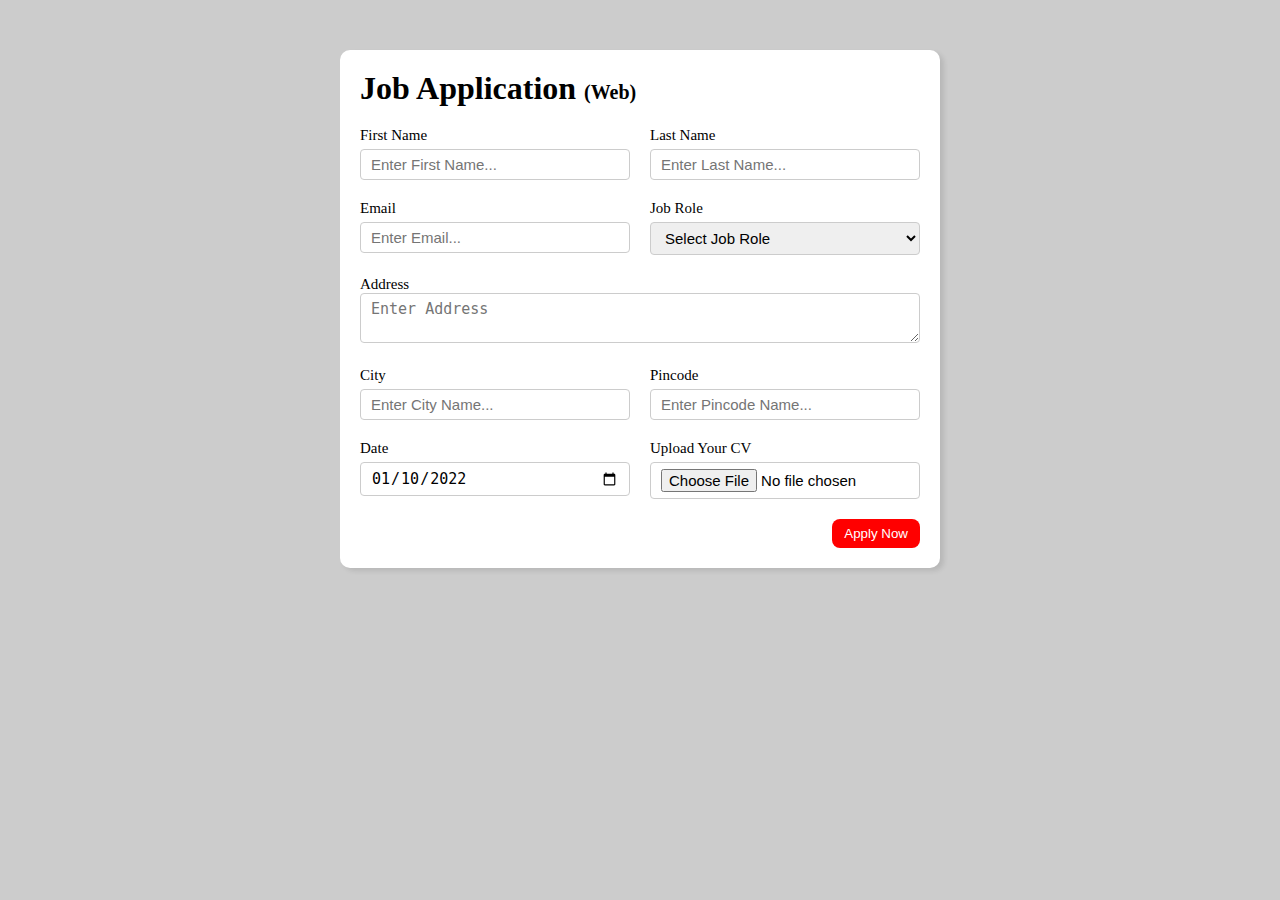
<file: HTML-CSS/Job Application/index.html>
<!DOCTYPE html>
<html lang="en">
  <head>
    <meta charset="UTF-8" />
    <meta http-equiv="X-UA-Compatible" content="IE=edge" />
    <meta name="viewport" content="width=device-width, initial-scale=1.0" />
    <title>Job Application Form</title>
    <link rel="stylesheet" href="style.css" />
  </head>
  <body>
    <div class="container">
      <div class="apply_box">
        <h1>
          Job Application
          <span class="title_small">(Web)</span>
        </h1>
        <form action="">
          <div class="form_container">
            <div class="form_control">
              <label for="first_name"> First Name </label>
              <input
                id="first_name"
                name="first_name"
                placeholder="Enter First Name..."
              />
            </div>
            <div class="form_control">
              <label for="last_name"> Last Name </label>
              <input
                id="last_name"
                name="last_name"
                placeholder="Enter Last Name..."
              />
            </div>
            <div class="form_control">
              <label for="email"> Email </label>
              <input
                type="email"
                id="email"
                name="email"
                placeholder="Enter Email..."
              />
            </div>
            <div class="form_control">
              <label for="job_role"> Job Role </label>
              <select id="job_role" name="job_role">
                <option value="">Select Job Role</option>
                <option value="frontend">Frontend Developer</option>
                <option value="backend">Backend Developer</option>
                <option value="full_stack">Full Stack Developer</option>
                <option value="ui_ux">UI UX Designer</option>
              </select>
            </div>
            <div class="textarea_control">
              <label for="address"> Address </label>
              <textarea
                id="address"
                name="address"
                row="4"
                cols="50"
                placeholder="Enter Address"
              ></textarea>
            </div>
            <div class="form_control">
              <label for="city"> City </label>
              <input id="city" name="city" placeholder="Enter City Name..." />
            </div>
            <div class="form_control">
              <label for="pincode"> Pincode </label>
              <input
                type="number"
                id="pincode"
                name="pincode"
                placeholder="Enter Pincode Name..."
              />
            </div>
            <div class="form_control">
              <label for="date"> Date </label>
              <input value="2022-01-10" type="date" id="date" name="date" />
            </div>
            <div class="form_control">
              <label for="upload"> Upload Your CV </label>
              <input type="file" id="upload" name="upload" />
            </div>
          </div>
          <div class="button_container">
            <button type="submit">Apply Now</button>
          </div>
        </form>
      </div>
    </div>
  </body>
</html>
</file>
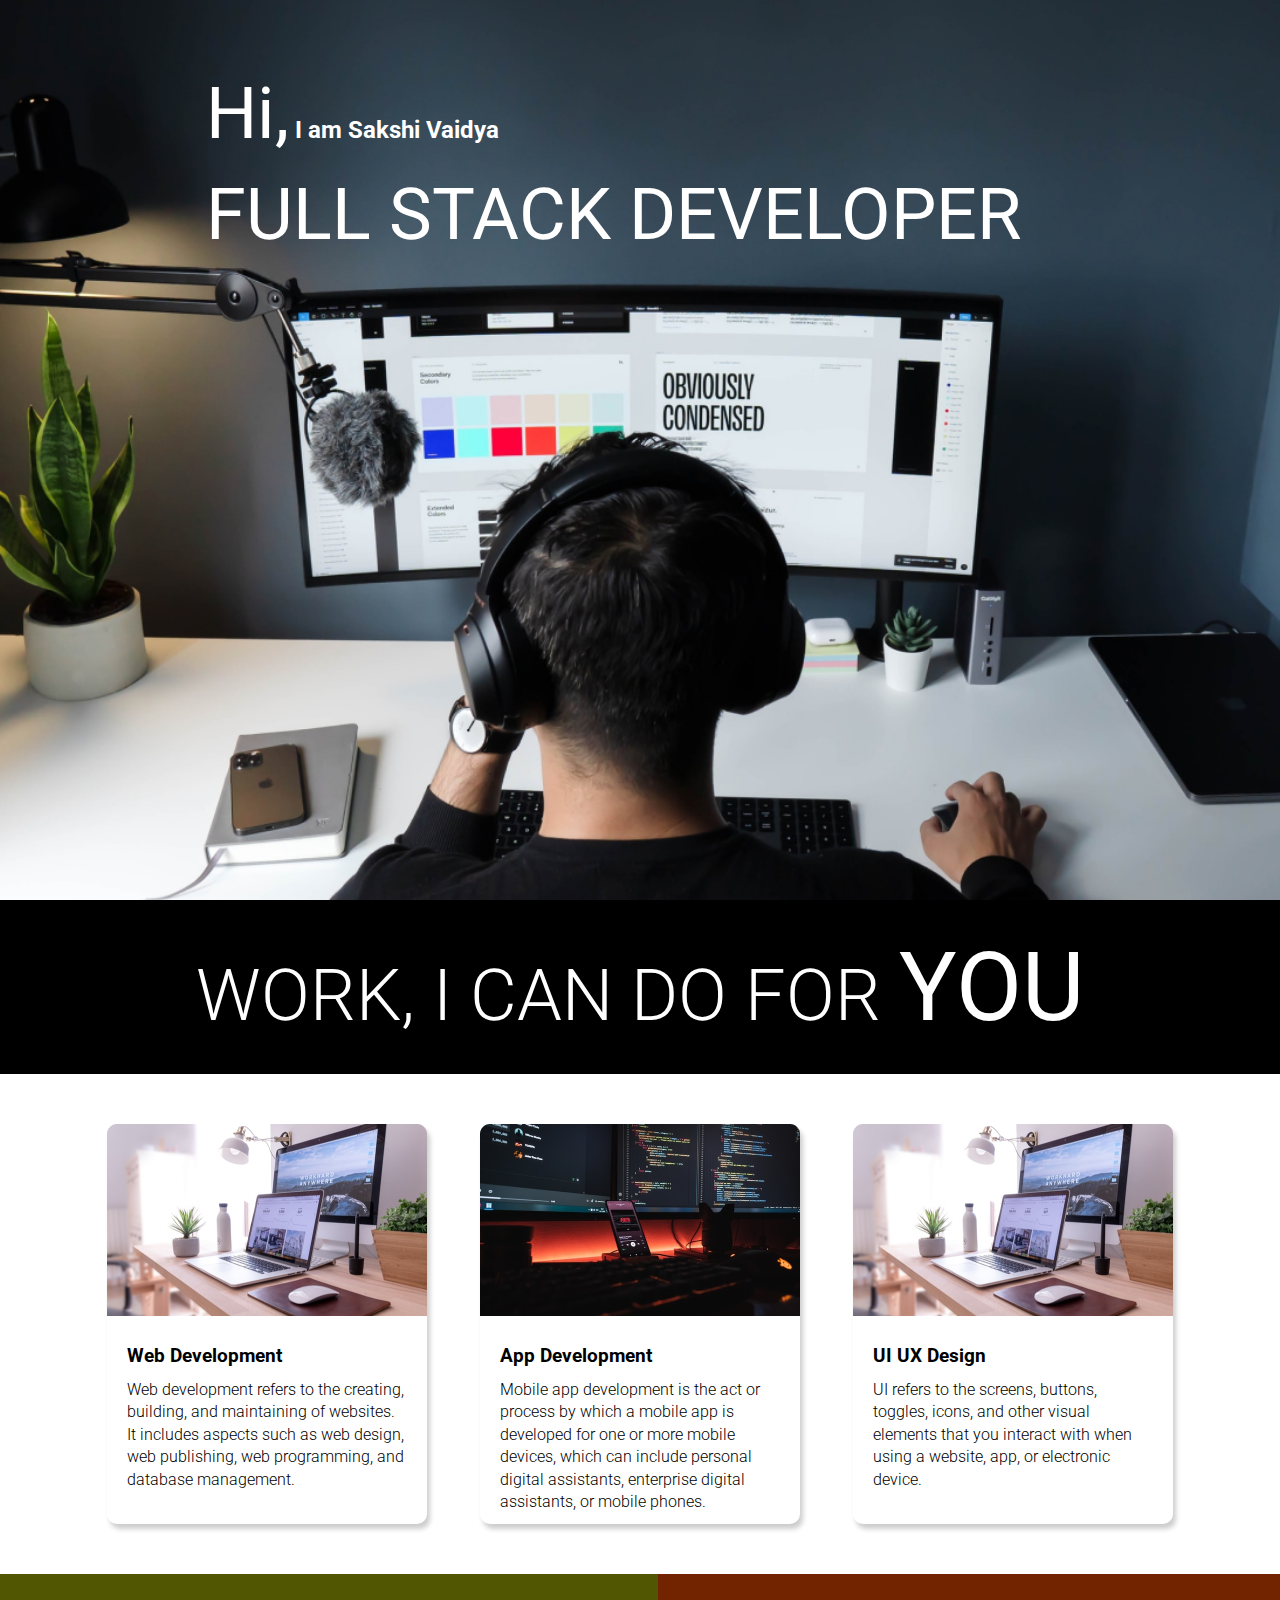
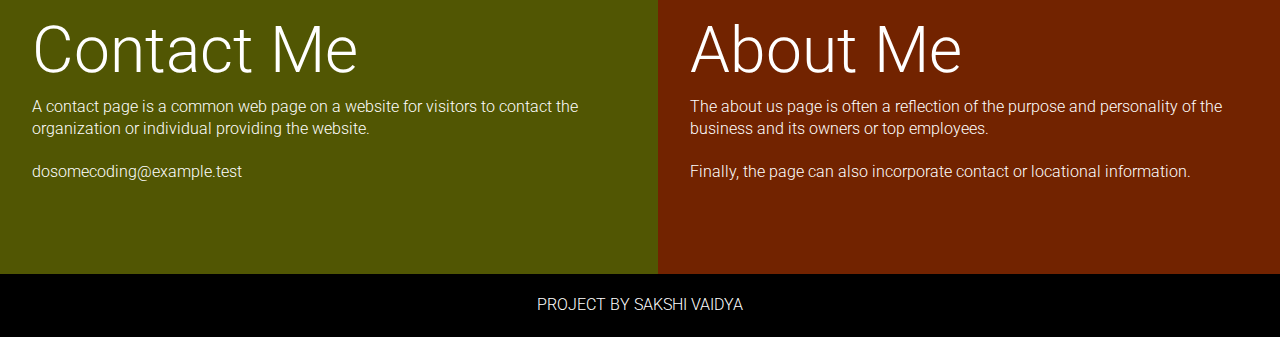
<file: HTML-CSS/Landing Page/index.html>
<!DOCTYPE html>
<html lang="en">
  <head>
    <meta charset="UTF-8" />
    <meta http-equiv="X-UA-Compatible" content="IE=edge" />
    <meta name="viewport" content="width=device-width, initial-scale=1.0" />
    <title>Developer | Landing Page</title>
    <link rel="stylesheet" href="style.css" />
  </head>
  <body>
    <section class="hero_section">
      <div class="text_container">
        <h2><span class="lg_text">Hi,</span> I am Sakshi Vaidya</h2>
        <h1 class="lg_text">FULL STACK DEVELOPER</h1>
      </div>
    </section>
    <section class="black_box">
      <h2>WORK, I CAN DO FOR <span>YOU</span></h2>
    </section>
    <section class="work">
      <div class="grid_item">
        <div class="card">
          <div class="image_container">
            <img src="images/web.png" alt="web development" />
          </div>
          <div class="card_content">
            <h3>Web Development</h3>
            <p>
              Web development refers to the creating, building, and maintaining of websites. It includes aspects such as web design, web publishing, web programming, and database management.
            </p>
          </div>
        </div>
      </div>
      <div class="grid_item">
        <div class="card">
          <div class="image_container">
            <img src="images/mobile.png" alt="app development" />
          </div>
          <div class="card_content">
            <h3>App Development</h3>
            <p>
              Mobile app development is the act or process by which a mobile app is developed for one or more mobile devices, which can include personal digital assistants, enterprise digital assistants, or mobile phones.
            </p>
          </div>
        </div>
      </div>
      <div class="grid_item">
        <div class="card">
          <div class="image_container">
            <img src="images/web.png" alt="web development" />
          </div>
          <div class="card_content">
            <h3>UI UX Design</h3>
            <p>
              UI refers to the screens, buttons, toggles, icons, and other visual elements that you interact with when using a website, app, or electronic device. 
            </p>
          </div>
        </div>
      </div>
    </section>
    <section class="bottom_section">
      <div class="contact">
        <h2>Contact Me</h2>
        <p>
          A contact page is a common web page on a website for visitors to contact the organization or individual providing the website. 
        </p>
        <p>dosomecoding@example.test</p>
      </div>
      <div class="about">
        <h2>About Me</h2>

        <p>
          The about us page is often a reflection of the purpose and personality of the business and its owners or top employees.
        </p>
        <p>
          Finally, the page can also incorporate contact or locational information.
        </p>
      </div>
    </section>
    <footer>Project By Sakshi Vaidya</footer>
  </body>
</html>
</file>
<file: Bulb-On_Off/style.css>
.canvas{
    width: 600px;
    height: 500px;
    margin: 50px auto;
    text-align: center;
    box-sizing: border-box;
}

.bulb-off{
    width: 265px;
    height: 400px;
    background: url('lightoff.png') no-repeat;
    margin: auto;
}

.bulb-on{
    width: 265px;
    height: 400px;
    background: url('lighton.png') no-repeat;;
    margin: auto;
}
</file>
<file: Emoji Range slider in JavaScript/style.css>
@import url('https://fonts.googleapis.com/css2?family=Poppins:wght@200;300;400;500;600;700&display=swap');
*{
  margin: 0;
  padding: 0;
  box-sizing: border-box;
  font-family: 'Poppins', sans-serif;
}
body{
  display: flex;
  align-items: center;
  justify-content: center;
  min-height: 100vh;
  background: linear-gradient(#FD8D58, #DC611E);
  padding: 20px;
  transition: all 0.3s ease;
}
body.angry{
  background: linear-gradient(#FD8D58, #DC611E);
}
body.confuse{
  background: linear-gradient(#FEA954, #DA7315);
}
body.like{
  background: linear-gradient(#FED151, #DE981F);
}
.wrapper{
  background: #f6f6f6;
  padding: 30px 40px 40px;
  border-radius: 10px;
  max-width: 350px;
  width: 100%;
  display: flex;
  align-items: center;
  flex-direction: column;
  box-shadow: 0px 10px 15px rgba(0,0,0,0.1);
}
.wrapper .section{
  height: 140px;
  width: 140px;
  overflow: hidden;
}
.wrapper .section .emojis{
  height: 500%;
  display: flex;
  flex-direction: column;
}
.wrapper .section li{
  height: 20%;
  width: 100%;
  list-style: none;
  transition: all 0.3s ease;
}
.section li img{
  height: 100%;
  width: 100%;
}
.wrapper .slider{
  margin-top: 40px;
  height: 12px;
  width: 100%;
  position: relative;
  background: #d9d9d9;
  border-radius: 50px;
}
.slider input{
  height: 100%;
  width: 100%;
  -webkit-appearance: none;
  position: absolute;
  background: none;
  outline: none;
  top: 0;
  z-index: 2;
}
.slider input::-webkit-slider-thumb{
  -webkit-appearance: none;
  height: 20px;
  width: 20px;
  background: none;
  cursor: pointer;
}
.slider .progress-bar{
  height: 100%;
  width: 0%;
  background: linear-gradient(45deg,#FD8D58, #DC611E);
  border-radius: 50px;
  position: relative;
}
body.angry .progress-bar{
  background: linear-gradient(45deg,#FD8D58, #DC611E);
}
body.confuse .progress-bar{
  background: linear-gradient(45deg,#FEA954, #DA7315);
}
body.like .progress-bar{
  background: linear-gradient(45deg,#FED151, #DE981F);
}
.slider .thumb{
  height: 25px;
  width: 25px;
  background: #DC611E;
  border-radius: 50%;
  position: absolute;
  top: 50%;
  left: 0;
  transform: translate(-50%, -50%);
  z-index: 1;
  padding: 2px;
}
body.angry .thumb{
  background: #DC611E;
}
body.confuse .thumb{
  background: #DA7315;
}
body.like .thumb{
  background: #DE981F;
}
.slider .thumb span{
  height: 100%;
  width: 100%;
  border: 2px solid #f6f6f6;
  border-radius: 50%;
  background: linear-gradient(#FD8D58, #DC611E);
  display: block;
}
body.angry .thumb span{
  background: linear-gradient(#FD8D58, #DC611E);
}
body.confuse .thumb span{
  background: linear-gradient(#FEA954, #DA7315);
}
body.like .thumb span{
  background: linear-gradient(#FED151, #DE981F);
}
</file>
<file: Loading-Animation/Loading Animation.css>
body{
	background-color: black;
}
.center{
	position: absolute;
	top: 50%;
	left: 45%;
	transform: translate(50%,50%);
}
.rect{
	width: 20px;
	height: 50px;
	background: white;
	position: absolute;
	animation: mymove 1.2s infinite alternate;
	border: 3px solid lime;
	border-radius: 20px;
	box-shadow: 0px 0px 60px #00FDFF;

}
@keyframes mymove{
	0%{
		transform: scaleY(1);
		filter: hue-rotate(0deg);
	}
	25%{
		transform: scaleY(1);
		filter: hue-rotate(0deg);
	}
	50%{
		transform: scaleY(1);
		filter: hue-rotate(180deg);
	}
	75%{
		transform: scaleY(1);
		filter: hue-rotate(240deg);
	}
	100%{
		transform: scaleY(3);
		filter: hue-rotate(100deg);
	}
}
.rect-1{
	left: -80px;
	animation-delay: -1.5s;
}
.rect-2{
	left: -40px;
	animation-delay: -1.1s;
}
.rect-3{
	left: 0px;
	animation-delay: -1s;
}
.rect-4{
	left: 40px;
	animation-delay: -0.9s;
}
.rect-5{
	left: 80px;
	animation-delay: -0.8s;
}
Done Our Project is ready............
</file>
<file: HTML-CSS/Javascript Documentation/style.css>
@import url("https://fonts.googleapis.com/css2?family=Roboto:ital,wght@0,100;0,300;0,500;0,700;0,900;1,100;1,300;1,400;1,500;1,700;1,900&display=swap");

* {
  margin: 0;
  padding: 0;
  box-sizing: border-box;
}
html,
body {
  font-family: "Roboto", sans-serif;
  font-weight: 300;
  line-height: 1.4;
  scroll-behavior: smooth;
}

a {
  text-decoration: none;
}

body {
  display: flex;
  gap: 10px;
}

header {
  border: 1px solid #ccc;
  height: 100vh;
  position: sticky;
  top: 0;
}
nav {
  /* padding: 20px 10px; */
}
nav h1 {
  font-size: 1.5rem;
  font-weight: 300;
  padding: 10px;
  border-bottom: 1px solid #ccc;
}

nav ul {
  list-style: none;
}
nav ul li {
  border-bottom: 1px solid #ccc;
  padding: 10px;
  color: black;
}
nav ul li:hover {
  background: #ccc;
  transition: 0.3s ease-in-out;
}

/* Main Section */

main {
  padding: 50px;
}

section {
  margin-bottom: 50px;
  scroll-margin: 50px;
}

section article {
  max-width: 1200px;
  font-size: 14px;
}
section h2 {
  font-size: 20px;
  border-bottom: 1px solid #ccc;
  margin-bottom: 20px;
}

section article {
  margin-left: 10px;
  display: flex;
  flex-direction: column;
  gap: 20px;
}

section article ul {
  margin-left: 20px;
}
section article ul li {
  margin-bottom: 10px;
}

section article p {
  font-size: 14px;
  line-height: 1.6;
}

code {
  display: block;
  text-align: left;
  white-space: pre-line;
  line-height: 2;
  background-color: #f7f7f7;
  padding: 15px;
  margin: 10px;
  border-radius: 5px;
}
</file>
<file: HTML-CSS/Job Application/style.css>
* {
  margin: 0;
  padding: 0;
  box-sizing: border-box;
}

body {
  background-color: #ccc;
}
.container {
  max-width: 900px;
  margin: 0 auto;
}

.apply_box {
  max-width: 600px;
  padding: 20px;
  background-color: white;
  margin: 0 auto;
  margin-top: 50px;
  box-shadow: 4px 3px 5px rgba(1, 1, 1, 0.1);
  border-radius: 10px;
}

.title_small {
  font-size: 20px;
}

.form_container {
  margin-top: 20px;
  display: grid;
  grid-template-columns: repeat(auto-fit, minmax(200px, 1fr));
  gap: 20px;
}
.form_control {
  display: flex;
  flex-direction: column;
}

label {
  font-size: 15px;
  margin-bottom: 5px;
}

input,
select,
textarea {
  padding: 6px 10px;
  border: 1px solid #ccc;
  border-radius: 4px;
  font-size: 15px;
}

input:focus {
  outline-color: red;
}

.button_container {
  display: flex;

  justify-content: flex-end;
  margin-top: 20px;
}
button {
  background-color: red;
  border: transparent solid 2px;
  padding: 5px 10px;
  color: white;
  border-radius: 8px;
  transition: 0.3s ease-in;
}
button:hover {
  background-color: #ccc;
  border: 2px solid red;
  color: black;
  transition: 0.3s ease-out;
  cursor: pointer;
}
.textarea_control {
  grid-column: 1 / span 2;
}
.textarea_control textarea {
  width: 100%;
}

@media (max-width: 460px) {
  .textarea_control {
    grid-column: 1 / span 1;
  }
} ;
</file>
<file: HTML-CSS/Landing Page/style.css>
@import url("https://fonts.googleapis.com/css2?family=Roboto:ital,wght@0,100;0,300;0,400;0,500;0,700;0,900;1,100;1,300;1,400;1,500;1,700;1,900&display=swap");
* {
  margin: 0;
  padding: 0;
  box-sizing: border-box;
}

html,
body {
  line-height: 1.4;
  font-weight: 300;
  font-family: "Roboto", sans-serif;
}

.hero_section {
  background-image: url(images/developer.png);
  min-height: 100vh;
  background-position: center;
  background-size: cover;
  background-repeat: no-repeat;
}
.text_container {
  color: white;
  max-width: 900px;
  margin: 0 auto;
  padding-top: 64px;
  padding-left: 16px;
}
.lg_text {
  font-size: 72px;
  font-weight: 400;
}
.black_box {
  background-color: #000;
  padding: 20px;
}
.black_box h2 {
  font-size: 72px;
  color: white;
  text-align: center;
  font-weight: 300;
}

.black_box h2 span {
  font-weight: 400;
  font-size: 96px;
}
.work {
  display: grid;
  gap: 20px;
  grid-template-columns: repeat(auto-fit, minmax(320px, 1fr));

  max-width: 1100px;
  margin: 50px auto;
}
.grid_item {
  display: flex;
  justify-content: center;
  align-items: center;
}
.card {
  max-width: 320px;
  height: 400px;
  border-radius: 10px;
  box-shadow: 3px 5px 5px rgba(1, 1, 1, 0.2);
  transition: 0.2s ease-in-out;
}
.card:hover {
  transform: scale(1.04);
  box-shadow: 3px 5px 5px rgba(1, 1, 1, 0.3);
  transition: 0.2s ease-in-out;
}
.card_content {
  padding: 20px;
}
.card_content h3 {
  margin-bottom: 10px;
}
.bottom_section {
  display: flex;
}
.contact {
  background-color: #515603;
}
.about {
  background-color: #722300;
}

.contact,
.about {
  min-height: 300px;
  padding: 32px;
  color: white;
}
.about h2,
.contact h2 {
  font-size: 64px;
  font-weight: 300;
}
.about p,
.contact p {
  margin-bottom: 20px;
}

footer {
  text-align: center;
  text-transform: uppercase;
  background-color: #000;
  padding: 20px;
  color: white;
}
@media (max-width: 786px) {
  .hero_section {
    min-height: 50vh;
  }
  .text_container {
    padding: 10px 0;
    text-align: center;
  }
  .lg_text {
    font-size: 32px;
  }
  .black_box h2 {
    font-size: 24px;
  }
  .black_box h2 span {
    font-weight: 400;
    font-size: 32px;
  }
  .bottom_section {
    flex-direction: column;
  }
  h1 {
    font-size: 32px;
  }
  .about h2,
  .contact h2 {
    font-size: 32px;
  }
}
</file>
